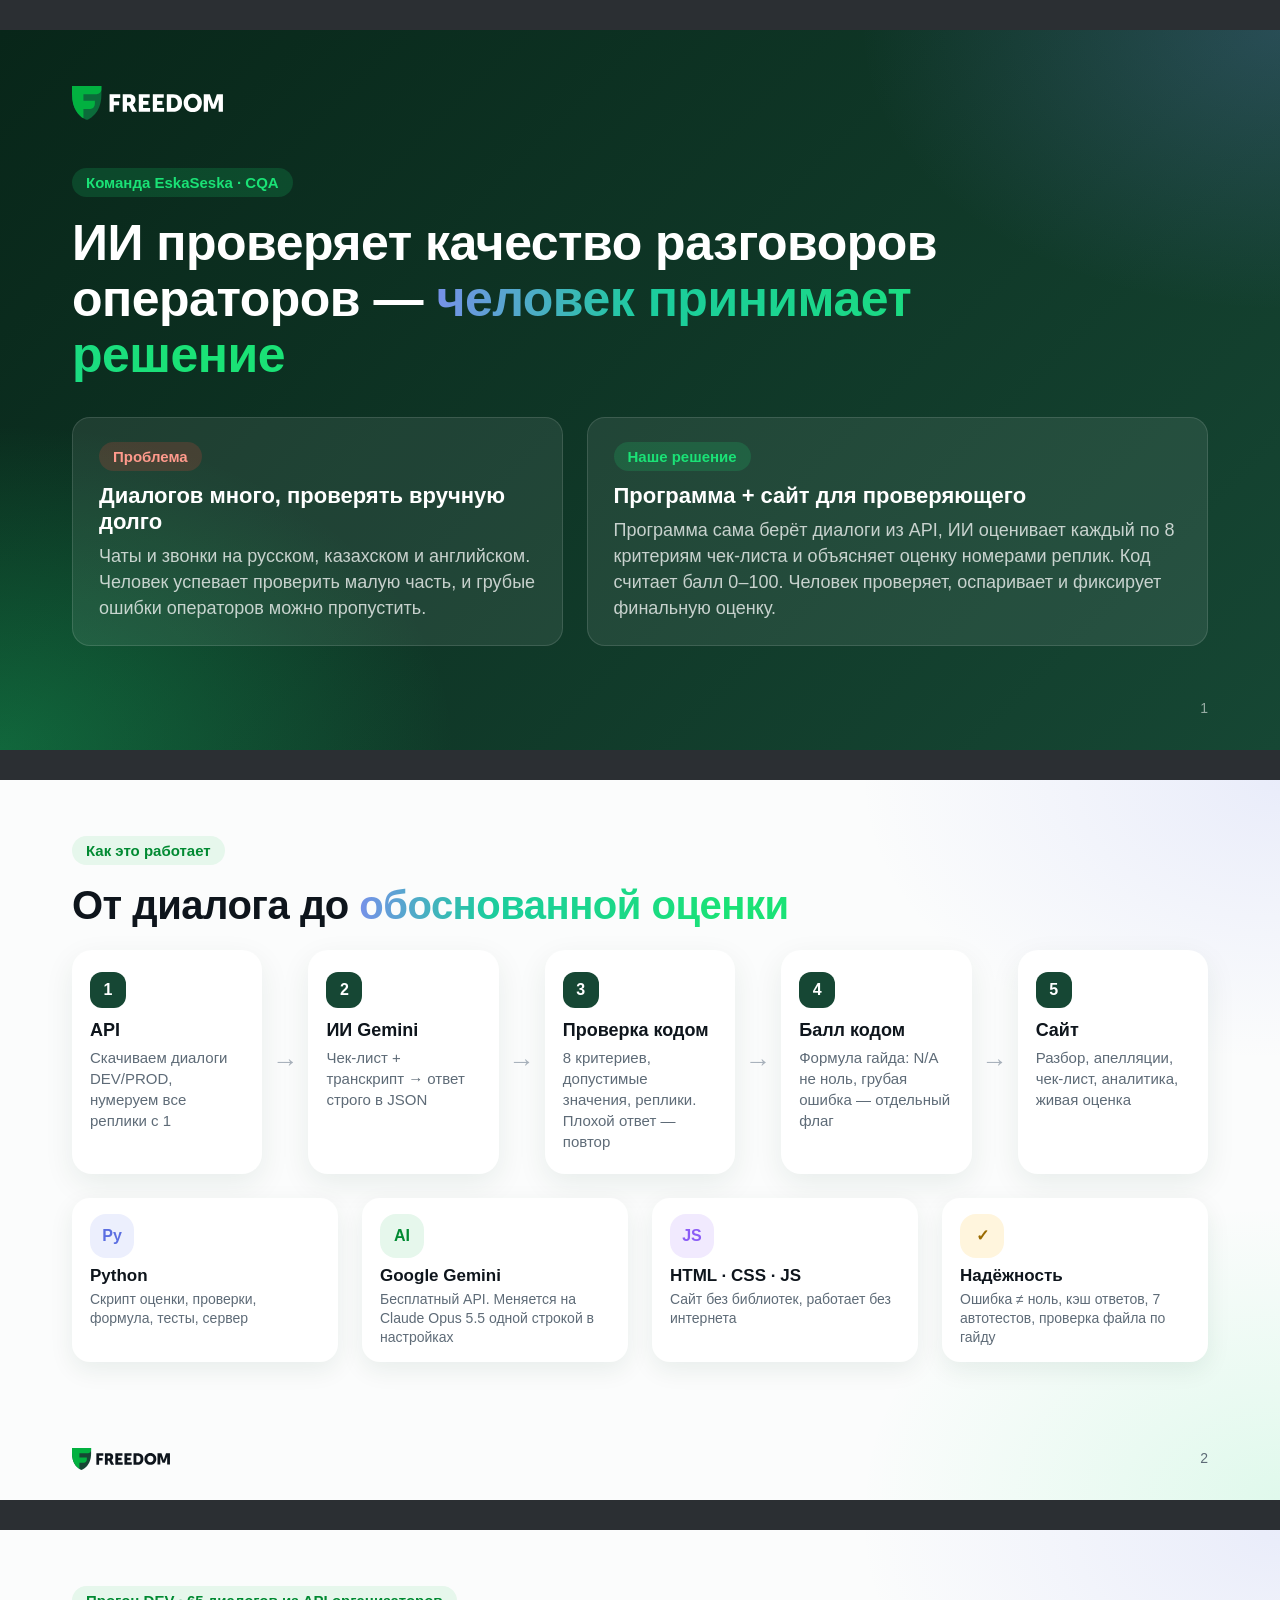
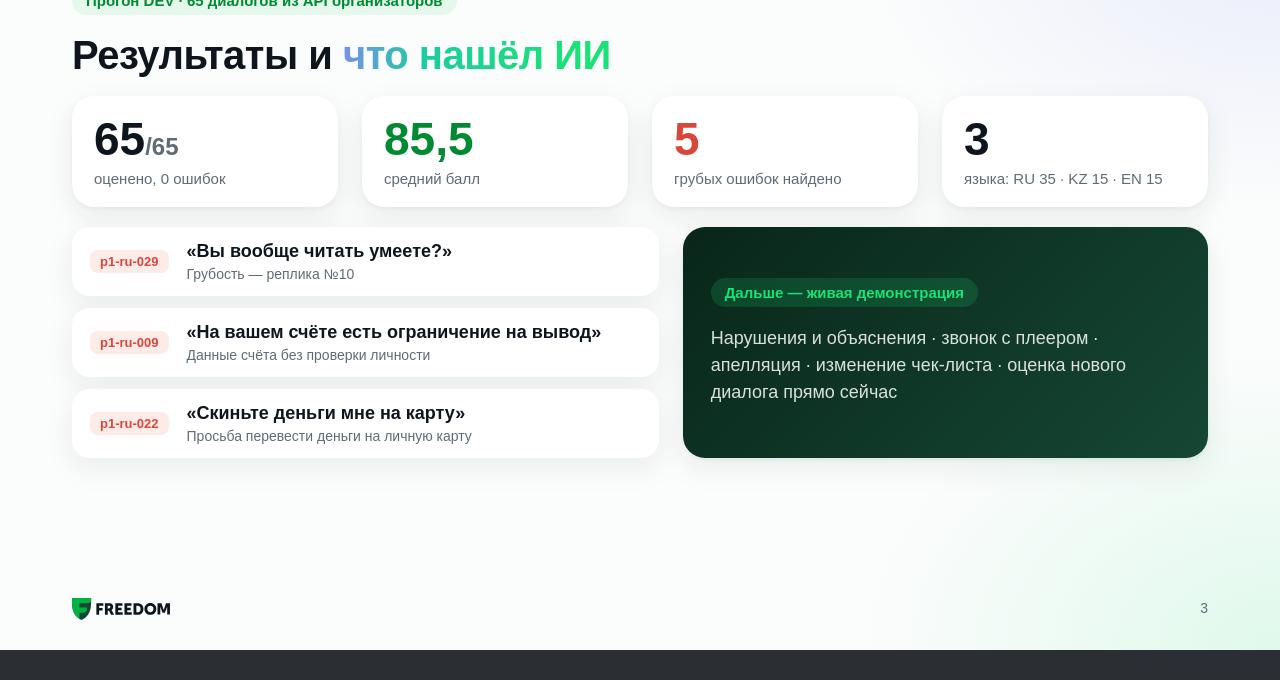
<file: презентация/slides.html>
<!DOCTYPE html>
<html lang="ru">
<head>
<meta charset="UTF-8">
<title>Freedom CQA · Питч</title>
<style>
  :root {
    --brand-dark: #0A2E20; --brand: #164734; --green: #02B140; --green-dark: #018A32; --neon: #1AE276;
    --green-light: #E6F7EC; --blue: #5B6EE1; --blue-light: #ECEFFD; --violet: #8B5CF6; --violet-light: #F1EAFE;
    --red: #D9473B; --red-light: #FDEBE8; --yellow: #E8A317; --yellow-light: #FFF5DD;
    --text: #0E151C; --muted: #5E6B77; --bg: #F2F5F4;
    --gradient: linear-gradient(91deg, #7D8DEE -2%, #1CCC9E 30%, #1AE276 85%);
  }
  @page { size: 1280px 720px; margin: 0; }
  * { box-sizing: border-box; }
  body { margin: 0; background: #2b2f33; font-family: -apple-system, "Segoe UI", Roboto, Arial, sans-serif; color: var(--text); }
  .slide {
    width: 1280px; height: 720px; position: relative; overflow: hidden;
    background: white; margin: 30px auto; padding: 56px 72px;
    background: radial-gradient(600px 400px at 100% 0%, rgba(125,141,238,.14), transparent 70%),
                radial-gradient(600px 420px at 100% 100%, rgba(26,226,118,.12), transparent 70%), #FBFCFC;
    page-break-after: always; break-after: page;
  }
  @media print { body { background: none; } .slide { margin: 0; } }
  .dark { background: radial-gradient(700px 500px at 0% 100%, rgba(26,226,118,.30), transparent 65%),
                      radial-gradient(600px 400px at 100% 0%, rgba(125,141,238,.22), transparent 70%),
                      linear-gradient(135deg, #082619, #164734); color: white; }
  .num { position: absolute; right: 72px; bottom: 34px; font-size: 14px; color: var(--muted); }
  .dark .num { color: rgba(255,255,255,.55); }
  .logo-small { position: absolute; left: 72px; bottom: 30px; height: 22px; }
  .kicker { display: inline-flex; gap: 8px; align-items: center; font-size: 15px; font-weight: 700; color: var(--green-dark);
            background: var(--green-light); padding: 6px 14px; border-radius: 999px; margin-bottom: 18px; }
  .dark .kicker { background: rgba(26,226,118,.16); color: var(--neon); }
  h1 { font-size: 44px; line-height: 1.12; margin: 0 0 14px; letter-spacing: -.5px; }
  h2 { font-size: 22px; margin: 0 0 8px; }
  p { margin: 0; }
  .lead { font-size: 21px; color: var(--muted); line-height: 1.45; max-width: 900px; }
  .dark .lead { color: rgba(255,255,255,.78); }
  .grad { background: var(--gradient); -webkit-background-clip: text; background-clip: text; color: transparent; }
  .row { display: flex; gap: 24px; }
  .card { background: white; border-radius: 22px; padding: 26px 26px; box-shadow: 0 2px 4px rgba(14,59,42,.05), 0 10px 30px rgba(14,59,42,.08); flex: 1; }
  .card p { font-size: 17px; color: var(--muted); line-height: 1.45; }
  .ic { width: 54px; height: 54px; border-radius: 16px; display: grid; place-items: center; margin-bottom: 16px; }
  .ic svg { width: 28px; height: 28px; }
  .g { background: var(--green-light); color: var(--green-dark); } .b { background: var(--blue-light); color: var(--blue); }
  .v { background: var(--violet-light); color: var(--violet); } .r { background: var(--red-light); color: var(--red); }
  .y { background: var(--yellow-light); color: #9A6A00; }
  .big { font-size: 64px; font-weight: 800; line-height: 1; letter-spacing: -1px; }
  .small { font-size: 15px; color: var(--muted); margin-top: 8px; }
  ul.clean { list-style: none; padding: 0; margin: 0; }
  ul.clean li { display: flex; gap: 14px; align-items: flex-start; font-size: 19px; line-height: 1.4; margin-bottom: 16px; }
  .tick { flex-shrink: 0; width: 28px; height: 28px; border-radius: 9px; background: var(--green-light); color: var(--green-dark);
          display: grid; place-items: center; font-weight: 900; font-size: 16px; }
  .shot { border-radius: 16px; box-shadow: 0 16px 50px rgba(0,0,0,.18); display: block; }
  table { border-collapse: collapse; width: 100%; font-size: 17px; }
  td { padding: 9px 10px; border-bottom: 1px solid #E3E8E6; }
  .wbar { height: 12px; border-radius: 6px; background: var(--gradient); }
  .formula { background: var(--gradient); color: white; border-radius: 16px; padding: 18px 22px; font-size: 20px; font-weight: 700; line-height: 1.4; }
  .flow { display: flex; align-items: stretch; gap: 10px; margin-top: 34px; }
  .step { flex: 1; background: white; border-radius: 20px; padding: 22px 18px; box-shadow: 0 10px 30px rgba(14,59,42,.08); }
  .step b { display: block; font-size: 18px; margin: 12px 0 6px; }
  .step p { font-size: 15px; color: var(--muted); line-height: 1.4; }
  .stepn { width: 36px; height: 36px; border-radius: 12px; background: var(--brand); color: white; display: grid; place-items: center; font-weight: 800; }
  .arrow { align-self: center; color: #A9B2BC; font-size: 26px; }
  .quote { background: white; border-radius: 18px; padding: 20px 24px; box-shadow: 0 10px 30px rgba(14,59,42,.08); margin-bottom: 16px; display: flex; gap: 18px; align-items: center; }
  .quote .q { font-size: 21px; font-weight: 700; }
  .quote .why { font-size: 16px; color: var(--muted); margin-top: 4px; }
  .tag { font-size: 13px; font-weight: 800; padding: 4px 10px; border-radius: 8px; white-space: nowrap; }
  .hist { display: flex; align-items: flex-end; gap: 10px; height: 165px; }
  .hist .col { flex: 1; display: flex; flex-direction: column; align-items: center; justify-content: flex-end; height: 100%; }
  .hist .bar { width: 100%; border-radius: 10px 10px 4px 4px; position: relative; }
  .hist .bar span { position: absolute; top: -24px; left: 0; right: 0; text-align: center; font-weight: 800; font-size: 16px; }
  .hist .lbl { font-size: 13px; color: var(--muted); margin-top: 6px; }
  .chip { display: inline-block; padding: 6px 14px; border-radius: 10px; font-weight: 700; font-size: 16px; margin: 4px 6px 4px 0; }
</style>

<style>
  .mini { background: white; border-radius: 18px; padding: 16px 18px; box-shadow: 0 8px 24px rgba(14,59,42,.08); flex: 1; }
  .mini b { display: block; font-size: 17px; margin: 8px 0 4px; }
  .mini p { font-size: 14px; color: var(--muted); line-height: 1.35; }
  .dark .mini { background: rgba(255,255,255,.08); border: 1px solid rgba(255,255,255,.12); box-shadow: none; }
  .dark .mini p { color: rgba(255,255,255,.75); }
  .dark .mini { padding: 24px 26px; } .dark .mini b { font-size: 22px; margin: 12px 0 8px; } .dark .mini p { font-size: 18px; line-height: 1.45; }
  .stat { font-size: 46px; font-weight: 800; line-height: 1; }
</style>
</head>
<body>
<!-- 1. Задача и решение -->
<section class="slide dark">
  <img src="img/freedom-logo-white.svg" style="height:34px">
  <div style="margin-top:44px">
    <div class="kicker">Команда EskaSeska · CQA</div>
    <h1 style="font-size:50px;max-width:1050px">ИИ проверяет качество разговоров операторов — <span class="grad">человек принимает решение</span></h1>
  </div>
  <div class="row" style="margin-top:34px">
    <div class="mini" style="flex:1">
      <div class="kicker" style="margin:0;background:rgba(217,71,59,.2);color:#FF9A8C">Проблема</div>
      <b>Диалогов много, проверять вручную долго</b>
      <p>Чаты и звонки на русском, казахском и английском. Человек успевает проверить малую часть, и грубые ошибки операторов можно пропустить.</p>
    </div>
    <div class="mini" style="flex:1.3">
      <div class="kicker" style="margin:0">Наше решение</div>
      <b>Программа + сайт для проверяющего</b>
      <p>Программа сама берёт диалоги из API, ИИ оценивает каждый по 8 критериям чек-листа и объясняет оценку номерами реплик. Код считает балл 0–100. Человек проверяет, оспаривает и фиксирует финальную оценку.</p>
    </div>
  </div>
  <div class="num">1</div>
</section>

<!-- 2. Как сделано -->
<section class="slide">
  <div class="kicker">Как это работает</div>
  <h1 style="font-size:40px">От диалога до <span class="grad">обоснованной оценки</span></h1>
  <div class="flow" style="margin-top:22px">
    <div class="step"><div class="stepn">1</div><b>API</b><p>Скачиваем диалоги DEV/PROD, нумеруем все реплики с 1</p></div>
    <div class="arrow">→</div>
    <div class="step"><div class="stepn">2</div><b>ИИ Gemini</b><p>Чек-лист + транскрипт → ответ строго в JSON</p></div>
    <div class="arrow">→</div>
    <div class="step"><div class="stepn">3</div><b>Проверка кодом</b><p>8 критериев, допустимые значения, реплики. Плохой ответ — повтор</p></div>
    <div class="arrow">→</div>
    <div class="step"><div class="stepn">4</div><b>Балл кодом</b><p>Формула гайда: N/A не ноль, грубая ошибка — отдельный флаг</p></div>
    <div class="arrow">→</div>
    <div class="step"><div class="stepn">5</div><b>Сайт</b><p>Разбор, апелляции, чек-лист, аналитика, живая оценка</p></div>
  </div>
  <div class="row" style="margin-top:24px">
    <div class="mini"><div class="ic b" style="margin:0;width:44px;height:44px;font-weight:900">Py</div><b>Python</b><p>Скрипт оценки, проверки, формула, тесты, сервер</p></div>
    <div class="mini"><div class="ic g" style="margin:0;width:44px;height:44px;font-weight:900">AI</div><b>Google Gemini</b><p>Бесплатный API. Меняется на Claude Opus 5.5 одной строкой в настройках</p></div>
    <div class="mini"><div class="ic v" style="margin:0;width:44px;height:44px;font-weight:900">JS</div><b>HTML · CSS · JS</b><p>Сайт без библиотек, работает без интернета</p></div>
    <div class="mini"><div class="ic y" style="margin:0;width:44px;height:44px;font-weight:900">✓</div><b>Надёжность</b><p>Ошибка ≠ ноль, кэш ответов, 7 автотестов, проверка файла по гайду</p></div>
  </div>
  <img class="logo-small" src="img/freedom-logo.svg"><div class="num">2</div>
</section>

<!-- 3. Результаты и переход к демо -->
<section class="slide">
  <div class="kicker">Прогон DEV · 65 диалогов из API организаторов</div>
  <h1 style="font-size:40px">Результаты и <span class="grad">что нашёл ИИ</span></h1>
  <div class="row" style="margin-top:18px">
    <div class="card" style="padding:20px 22px"><div class="stat">65<span style="font-size:24px;color:var(--muted)">/65</span></div><div class="small">оценено, 0 ошибок</div></div>
    <div class="card" style="padding:20px 22px"><div class="stat" style="color:var(--green-dark)">85,5</div><div class="small">средний балл</div></div>
    <div class="card" style="padding:20px 22px"><div class="stat" style="color:var(--red)">5</div><div class="small">грубых ошибок найдено</div></div>
    <div class="card" style="padding:20px 22px"><div class="stat">3</div><div class="small">языка: RU 35 · KZ 15 · EN 15</div></div>
  </div>
  <div class="row" style="margin-top:20px;align-items:stretch">
    <div style="flex:1.25">
      <div class="quote" style="padding:14px 18px;margin-bottom:12px"><span class="tag" style="background:var(--red-light);color:var(--red)">p1-ru-029</span><div><div class="q" style="font-size:18px">«Вы вообще читать умеете?»</div><div class="why" style="font-size:14px">Грубость — реплика №10</div></div></div>
      <div class="quote" style="padding:14px 18px;margin-bottom:12px"><span class="tag" style="background:var(--red-light);color:var(--red)">p1-ru-009</span><div><div class="q" style="font-size:18px">«На вашем счёте есть ограничение на вывод»</div><div class="why" style="font-size:14px">Данные счёта без проверки личности</div></div></div>
      <div class="quote" style="padding:14px 18px;margin-bottom:0"><span class="tag" style="background:var(--red-light);color:var(--red)">p1-ru-022</span><div><div class="q" style="font-size:18px">«Скиньте деньги мне на карту»</div><div class="why" style="font-size:14px">Просьба перевести деньги на личную карту</div></div></div>
    </div>
    <div class="card dark" style="background:linear-gradient(135deg,#082619,#164734);color:white;flex:1;display:flex;flex-direction:column;justify-content:center;padding:26px 28px">
      <div class="kicker" style="align-self:flex-start">Дальше — живая демонстрация</div>
      <p style="font-size:18px;color:rgba(255,255,255,.85);line-height:1.5">Нарушения и объяснения · звонок с плеером · апелляция · изменение чек-листа · оценка нового диалога прямо сейчас</p>
    </div>
  </div>
  <img class="logo-small" src="img/freedom-logo.svg"><div class="num">3</div>
</section>

</body>
</html>
</file>
